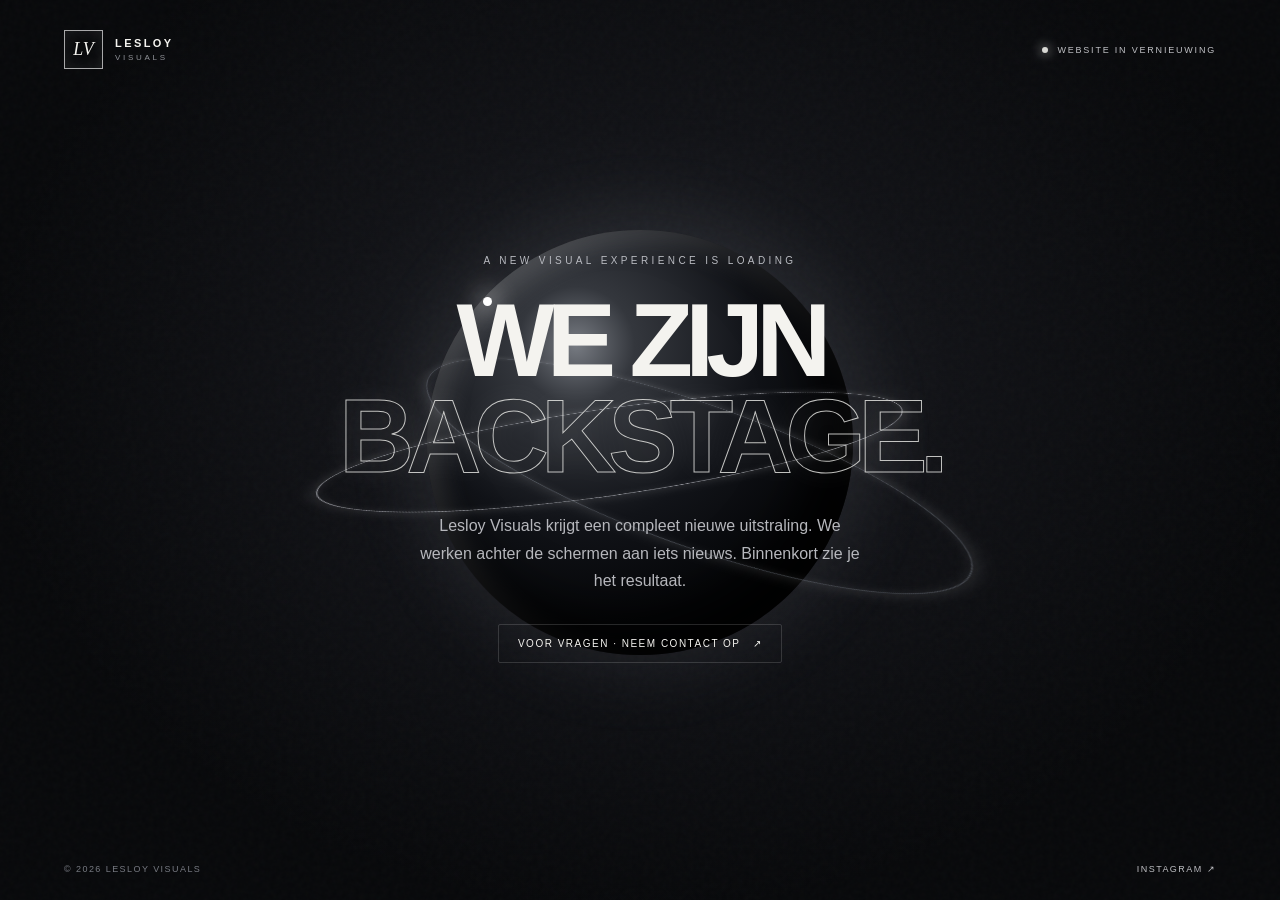
<file: maintenance.html>
<!doctype html>
<html lang="nl">
<head>
  <meta charset="utf-8">
  <meta name="viewport" content="width=device-width, initial-scale=1">
  <meta name="robots" content="noindex, nofollow">
  <meta name="theme-color" content="#08090b">
  <title>Lesloy Visuals — We vernieuwen</title>
  <meta name="description" content="Lesloy Visuals krijgt een nieuwe uitstraling. Binnenkort zie je meer.">
  <style>
    :root{color-scheme:dark;--bg:#08090b;--white:#f4f3ef;--muted:#92949a;--line:rgba(255,255,255,.15)}
    *{box-sizing:border-box}
    html,body{margin:0;min-height:100%;background:var(--bg);color:var(--white);font-family:Arial,Helvetica,sans-serif}
    body{min-height:100svh;overflow:hidden;background:radial-gradient(ellipse at 50% 42%,#24262b 0%,#111216 34%,#08090b 72%)}
    .grain{position:fixed;inset:0;pointer-events:none;opacity:.09;background-image:url("data:image/svg+xml,%3Csvg viewBox='0 0 180 180' xmlns='http://www.w3.org/2000/svg'%3E%3Cfilter id='n'%3E%3CfeTurbulence type='fractalNoise' baseFrequency='.9' numOctaves='3' stitchTiles='stitch'/%3E%3C/filter%3E%3Crect width='100%25' height='100%25' filter='url(%23n)' opacity='.28'/%3E%3C/svg%3E")}
    .shell{position:relative;z-index:1;min-height:100svh;display:flex;flex-direction:column;padding:30px clamp(22px,5vw,76px) 26px}
    header,footer{display:flex;align-items:center;justify-content:space-between;gap:20px}
    .brand{display:flex;align-items:center;gap:12px;text-decoration:none;color:inherit}
    .mark{width:39px;height:39px;border:1px solid rgba(255,255,255,.65);display:grid;place-items:center;font-family:Georgia,serif;font-style:italic;font-size:18px;box-shadow:inset 0 0 16px rgba(255,255,255,.08)}
    .brand-name{font-size:11px;letter-spacing:.22em;font-weight:700}.brand-name span{display:block;font-size:8px;letter-spacing:.34em;color:var(--muted);margin-top:4px;font-weight:400}
    .status{font-size:9px;letter-spacing:.2em;text-transform:uppercase;color:#bfc0c4;display:flex;align-items:center;gap:9px}
    .dot{width:6px;height:6px;border-radius:50%;background:#d9d9d5;box-shadow:0 0 12px #fff;animation:pulse 1.8s infinite}
    main{flex:1;display:grid;place-items:center;text-align:center;position:relative;isolation:isolate;padding:25px 0 40px}
    .visual{position:absolute;width:min(54vw,560px);aspect-ratio:1;left:50%;top:47%;transform:translate(-50%,-50%);z-index:-1;perspective:900px;pointer-events:none}
    .orb{position:absolute;inset:12%;border-radius:50%;background:radial-gradient(circle at 35% 27%,#777b82 0%,#34373d 14%,#111318 43%,#050608 68%);box-shadow:inset -24px -28px 55px #000,inset 9px 9px 28px rgba(255,255,255,.22),0 0 90px rgba(190,196,210,.12);animation:float 7s ease-in-out infinite}
    .ring{position:absolute;left:50%;top:50%;width:110%;height:37%;border:1px solid rgba(232,235,242,.62);border-radius:50%;transform:translate(-50%,-50%) rotateX(67deg) rotateZ(-22deg);box-shadow:0 0 18px rgba(255,255,255,.15),inset 0 0 12px rgba(255,255,255,.08);animation:orbit 15s linear infinite}
    .ring.r2{width:126%;height:47%;transform:translate(-50%,-50%) rotateX(67deg) rotateZ(48deg);border-color:rgba(150,157,170,.42);animation-direction:reverse;animation-duration:21s}
    .shine{position:absolute;width:9px;height:9px;border-radius:50%;background:#fff;top:24%;left:22%;box-shadow:0 0 22px 8px rgba(255,255,255,.25)}
    .content{max-width:800px;padding:30px 20px}
    .eyebrow{font-size:10px;letter-spacing:.34em;text-transform:uppercase;color:#b9bbc1;margin-bottom:27px}
    h1{font-size:clamp(42px,8.3vw,104px);line-height:.92;letter-spacing:-.075em;text-transform:uppercase;margin:0;font-weight:800}
    h1 span{display:block;color:transparent;-webkit-text-stroke:1px rgba(244,243,239,.78);text-shadow:0 0 30px rgba(255,255,255,.07)}
    .desc{font-size:clamp(13px,1.4vw,16px);line-height:1.7;color:#b6b7bc;max-width:440px;margin:28px auto 0}
    .contact{display:inline-flex;align-items:center;gap:12px;margin-top:30px;padding:13px 19px;border:1px solid var(--line);border-radius:2px;color:var(--white);text-decoration:none;font-size:10px;letter-spacing:.15em;text-transform:uppercase;transition:background .25s,border-color .25s,transform .25s}
    .contact:hover{background:#f2f1ed;color:#08090b;border-color:#f2f1ed;transform:translateY(-2px)}
    footer{font-size:9px;letter-spacing:.16em;text-transform:uppercase;color:#777a82}
    footer a{color:#bfc0c4;text-decoration:none}footer a:hover{color:#fff}
    @keyframes float{0%,100%{transform:translateY(0) rotate(-5deg)}50%{transform:translateY(-16px) rotate(4deg)}}
    @keyframes orbit{from{transform:translate(-50%,-50%) rotateX(67deg) rotateZ(-22deg)}to{transform:translate(-50%,-50%) rotateX(67deg) rotateZ(338deg)}}
    @keyframes pulse{0%,100%{opacity:.45}50%{opacity:1}}
    @media(max-width:600px){.shell{padding:22px 20px 20px}.status{font-size:8px}.visual{width:100vw;top:45%}.content{padding:25px 8px}.eyebrow{font-size:8px;margin-bottom:23px}h1{font-size:clamp(43px,13vw,68px)}.desc{max-width:310px;font-size:13px;margin-top:22px}footer{font-size:8px;letter-spacing:.1em}}
    @media(prefers-reduced-motion:reduce){*,*::before,*::after{animation:none!important;scroll-behavior:auto!important;transition:none!important}}
  </style>
</head>
<body>
  <div class="grain"></div>
  <div class="shell">
    <header>
      <a class="brand" href="/" aria-label="Lesloy Visuals">
        <span class="mark">LV</span><span class="brand-name">LESLOY<span>VISUALS</span></span>
      </a>
      <div class="status"><i class="dot"></i> Website in vernieuwing</div>
    </header>
    <main>
      <div class="visual" aria-hidden="true"><div class="orb"></div><div class="ring"></div><div class="ring r2"></div><div class="shine"></div></div>
      <section class="content">
        <div class="eyebrow">A new visual experience is loading</div>
        <h1>WE ZIJN<br><span>BACKSTAGE.</span></h1>
        <p class="desc">Lesloy Visuals krijgt een compleet nieuwe uitstraling. We werken achter de schermen aan iets nieuws. Binnenkort zie je het resultaat.</p>
        <a class="contact" href="mailto:lesloyzakelijk@gmail.com">Voor vragen · Neem contact op <span aria-hidden="true">↗</span></a>
      </section>
    </main>
    <footer><span>© 2026 Lesloy Visuals</span><a href="https://www.instagram.com/lesley.0492/" target="_blank" rel="noopener">Instagram ↗</a></footer>
  </div>
</body>
</html>
</file>
